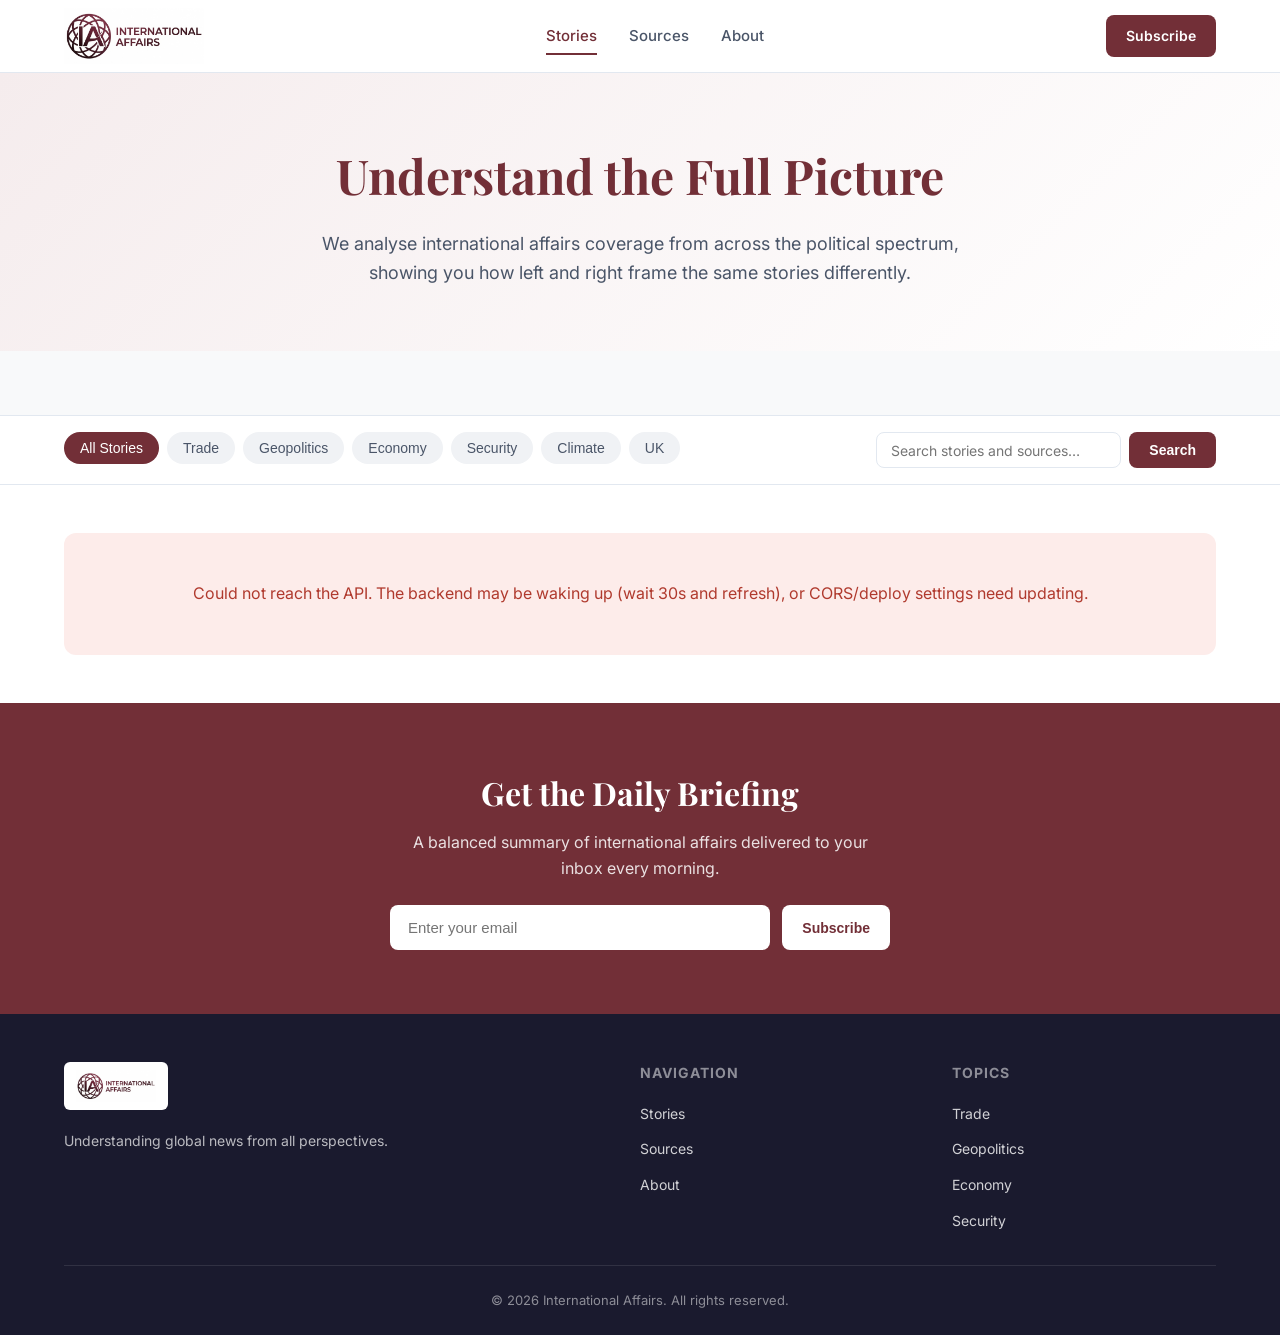
<file: website/index.html>
<!DOCTYPE html>
<html lang="en">
<head>
    <meta charset="UTF-8">
    <meta name="viewport" content="width=device-width, initial-scale=1.0">
    <title>International Affairs | Left vs Right News Comparison on Global Issues</title>
    <meta name="description" content="International Affairs aggregates global news on trade, geopolitics and economics from across the political spectrum, showing how left- and right-leaning outlets frame the same story.">
    <link rel="canonical" href="https://internationalaffairs.org.uk/">
    <meta name="robots" content="index, follow">

    <meta property="og:type" content="website">
    <meta property="og:site_name" content="International Affairs">
    <meta property="og:title" content="International Affairs | Left vs Right News Comparison">
    <meta property="og:description" content="See how left- and right-leaning outlets frame the same international affairs stories, side by side.">
    <meta property="og:url" content="https://internationalaffairs.org.uk/">
    <meta property="og:image" content="https://internationalaffairs.org.uk/logo.jpeg">
    <meta name="twitter:card" content="summary_large_image">
    <meta name="twitter:title" content="International Affairs | Left vs Right News Comparison">
    <meta name="twitter:description" content="See how left- and right-leaning outlets frame the same international affairs stories, side by side.">
    <meta name="twitter:image" content="https://internationalaffairs.org.uk/logo.jpeg">

    <link rel="icon" href="logo.jpeg">
    <link rel="stylesheet" href="css/styles.css">
    <link rel="preconnect" href="https://fonts.googleapis.com">
    <link rel="preconnect" href="https://fonts.gstatic.com" crossorigin>
    <link href="https://fonts.googleapis.com/css2?family=Inter:wght@400;500;600;700&family=Playfair+Display:wght@600;700&display=swap" rel="stylesheet">

    <script type="application/ld+json">
    {
      "@context": "https://schema.org",
      "@type": "WebSite",
      "name": "International Affairs",
      "alternateName": "International Affairs UK",
      "url": "https://internationalaffairs.org.uk/",
      "description": "News aggregation comparing left- and right-leaning coverage of international affairs: trade, geopolitics, economics and security.",
      "potentialAction": {
        "@type": "SearchAction",
        "target": "https://internationalaffairs.org.uk/?q={search_term_string}",
        "query-input": "required name=search_term_string"
      }
    }
    </script>
    <script type="application/ld+json">
    {
      "@context": "https://schema.org",
      "@type": "Organization",
      "name": "International Affairs",
      "url": "https://internationalaffairs.org.uk/",
      "logo": "https://internationalaffairs.org.uk/logo.jpeg"
    }
    </script>
</head>
<body>
    <header class="header">
        <div class="container">
            <nav class="nav">
                <a href="index.html" class="logo">
                    <img src="logo.jpeg" alt="International Affairs" class="logo-img">
                </a>
                <ul class="nav-links">
                    <li><a href="index.html" class="active">Stories</a></li>
                    <li><a href="sources.html">Sources</a></li>
                    <li><a href="about.html">About</a></li>
                </ul>
                <a href="#newsletter" class="btn btn-primary">Subscribe</a>
            </nav>
        </div>
    </header>

    <main>
        <section class="hero">
            <div class="container">
                <h1>Understand the Full Picture</h1>
                <p class="hero-subtitle">We analyse international affairs coverage from across the political spectrum, showing you how left and right frame the same stories differently.</p>
            </div>
        </section>

        <section class="briefing" id="briefing">
            <div class="container" id="briefing-container"></div>
        </section>

        <section class="topics-bar">
            <div class="container topics-bar-inner">
                <div class="topics">
                    <button class="topic-btn active" data-topic="all">All Stories</button>
                    <button class="topic-btn" data-topic="trade">Trade</button>
                    <button class="topic-btn" data-topic="geopolitics">Geopolitics</button>
                    <button class="topic-btn" data-topic="economy">Economy</button>
                    <button class="topic-btn" data-topic="security">Security</button>
                    <button class="topic-btn" data-topic="climate">Climate</button>
                    <button class="topic-btn" data-topic="uk">UK</button>
                </div>
                <form class="search-form" id="search-form" role="search">
                    <input type="search" id="search-input" placeholder="Search stories and sources…" aria-label="Search">
                    <button type="submit" class="btn btn-primary">Search</button>
                </form>
            </div>
        </section>

        <section class="stories">
            <div class="container">
                <h2 class="section-title">Today's Stories</h2>
                <div class="skeleton-grid" aria-hidden="true">
                    <div class="skeleton-card">
                        <div class="skeleton-line skeleton-tag"></div>
                        <div class="skeleton-line skeleton-title"></div>
                        <div class="skeleton-line"></div>
                        <div class="skeleton-line short"></div>
                        <div class="skeleton-perspectives">
                            <div class="skeleton-box"></div>
                            <div class="skeleton-box"></div>
                        </div>
                    </div>
                    <div class="skeleton-card">
                        <div class="skeleton-line skeleton-tag"></div>
                        <div class="skeleton-line skeleton-title"></div>
                        <div class="skeleton-line"></div>
                        <div class="skeleton-line short"></div>
                        <div class="skeleton-perspectives">
                            <div class="skeleton-box"></div>
                            <div class="skeleton-box"></div>
                        </div>
                    </div>
                    <div class="skeleton-card">
                        <div class="skeleton-line skeleton-tag"></div>
                        <div class="skeleton-line skeleton-title"></div>
                        <div class="skeleton-line"></div>
                        <div class="skeleton-line short"></div>
                        <div class="skeleton-perspectives">
                            <div class="skeleton-box"></div>
                            <div class="skeleton-box"></div>
                        </div>
                    </div>
                </div>
                <noscript>
                    <p style="text-align:center;padding:24px;">This site needs JavaScript enabled to load the latest stories.</p>
                </noscript>
            </div>
        </section>

        <section class="newsletter" id="newsletter">
            <div class="container">
                <div class="newsletter-content">
                    <h2>Get the Daily Briefing</h2>
                    <p>A balanced summary of international affairs delivered to your inbox every morning.</p>
                    <form class="newsletter-form">
                        <input type="email" placeholder="Enter your email" required>
                        <button type="submit" class="btn btn-primary">Subscribe</button>
                    </form>
                </div>
            </div>
        </section>
    </main>

    <footer class="footer">
        <div class="container">
            <div class="footer-content">
                <div class="footer-brand">
                    <img src="logo.jpeg" alt="International Affairs" class="footer-logo">
                    <p>Understanding global news from all perspectives.</p>
                </div>
                <div class="footer-links">
                    <h4>Navigation</h4>
                    <ul>
                        <li><a href="index.html">Stories</a></li>
                        <li><a href="sources.html">Sources</a></li>
                        <li><a href="about.html">About</a></li>
                    </ul>
                </div>
                <div class="footer-links">
                    <h4>Topics</h4>
                    <ul>
                        <li><a href="#">Trade</a></li>
                        <li><a href="#">Geopolitics</a></li>
                        <li><a href="#">Economy</a></li>
                        <li><a href="#">Security</a></li>
                    </ul>
                </div>
            </div>
            <div class="footer-bottom">
                <p>&copy; 2026 International Affairs. All rights reserved.</p>
            </div>
        </div>
    </footer>

    <script src="js/app.js"></script>
</body>
</html>
</file>
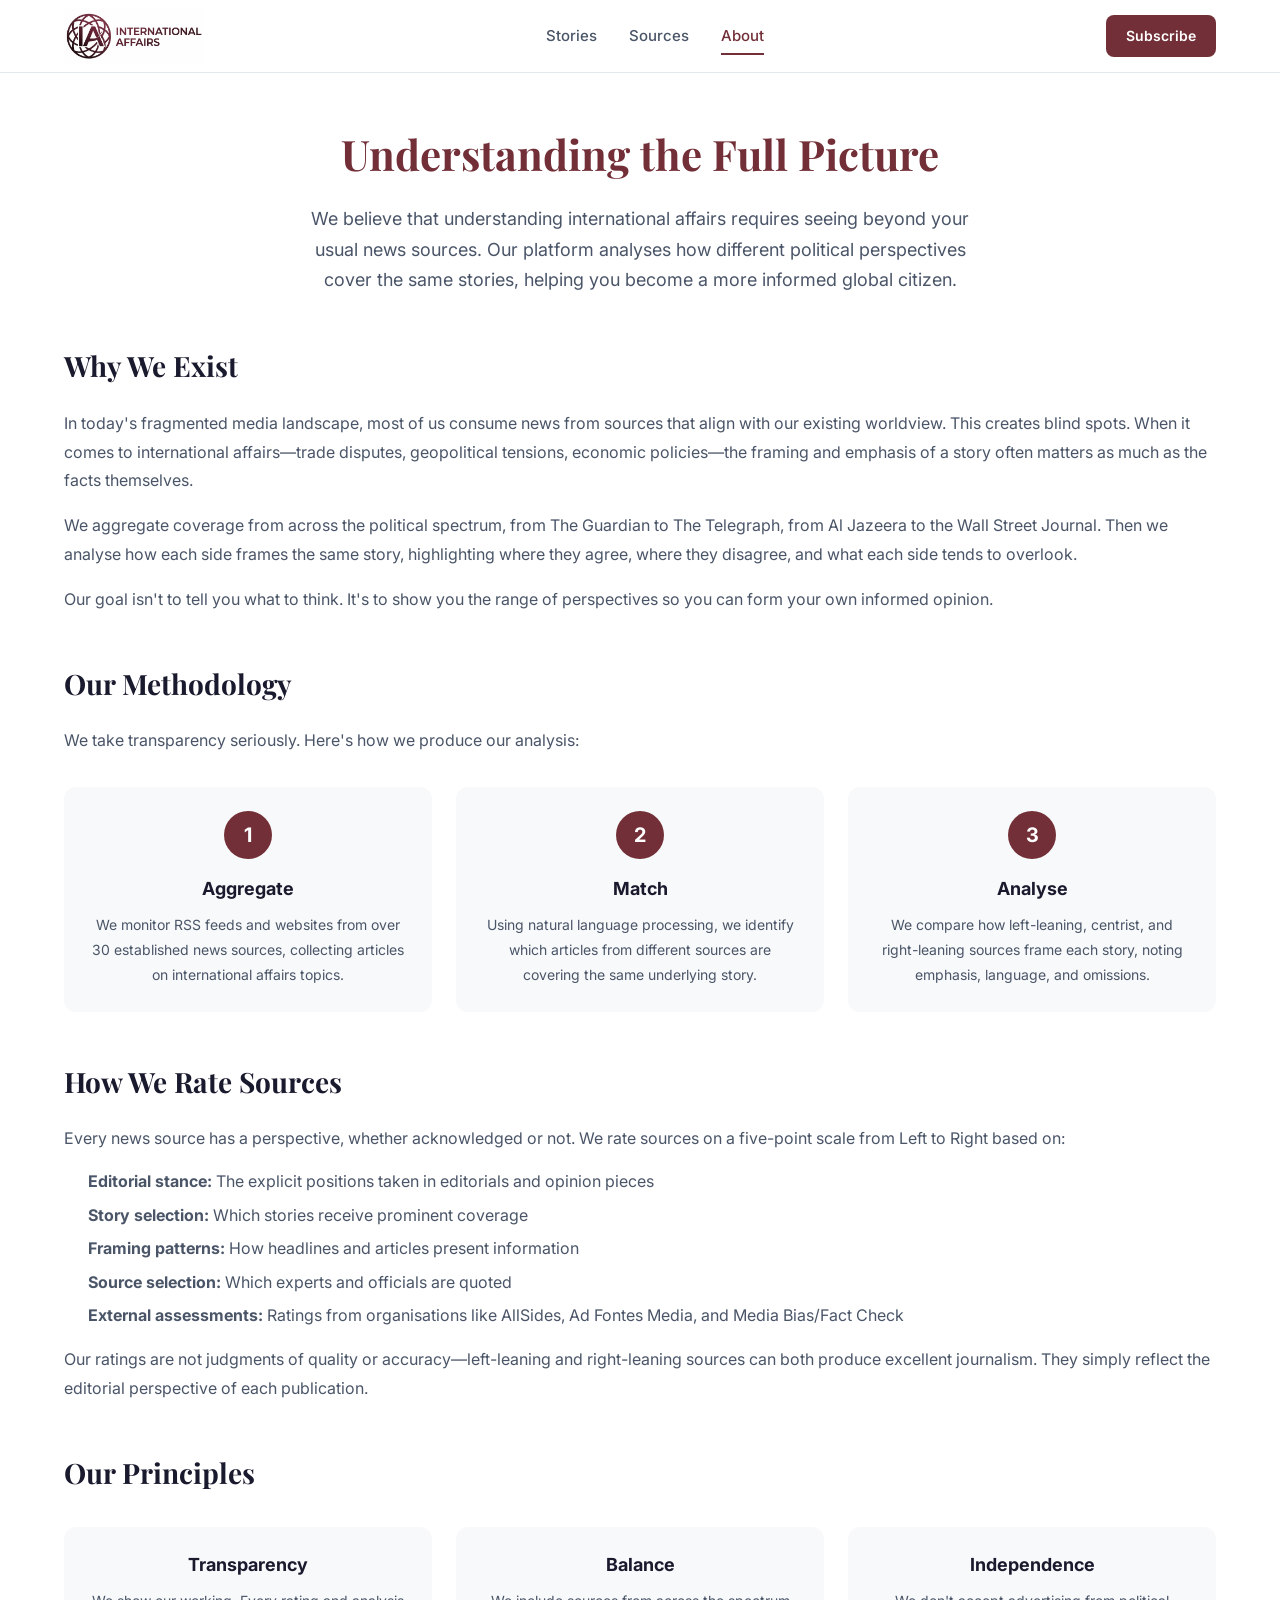
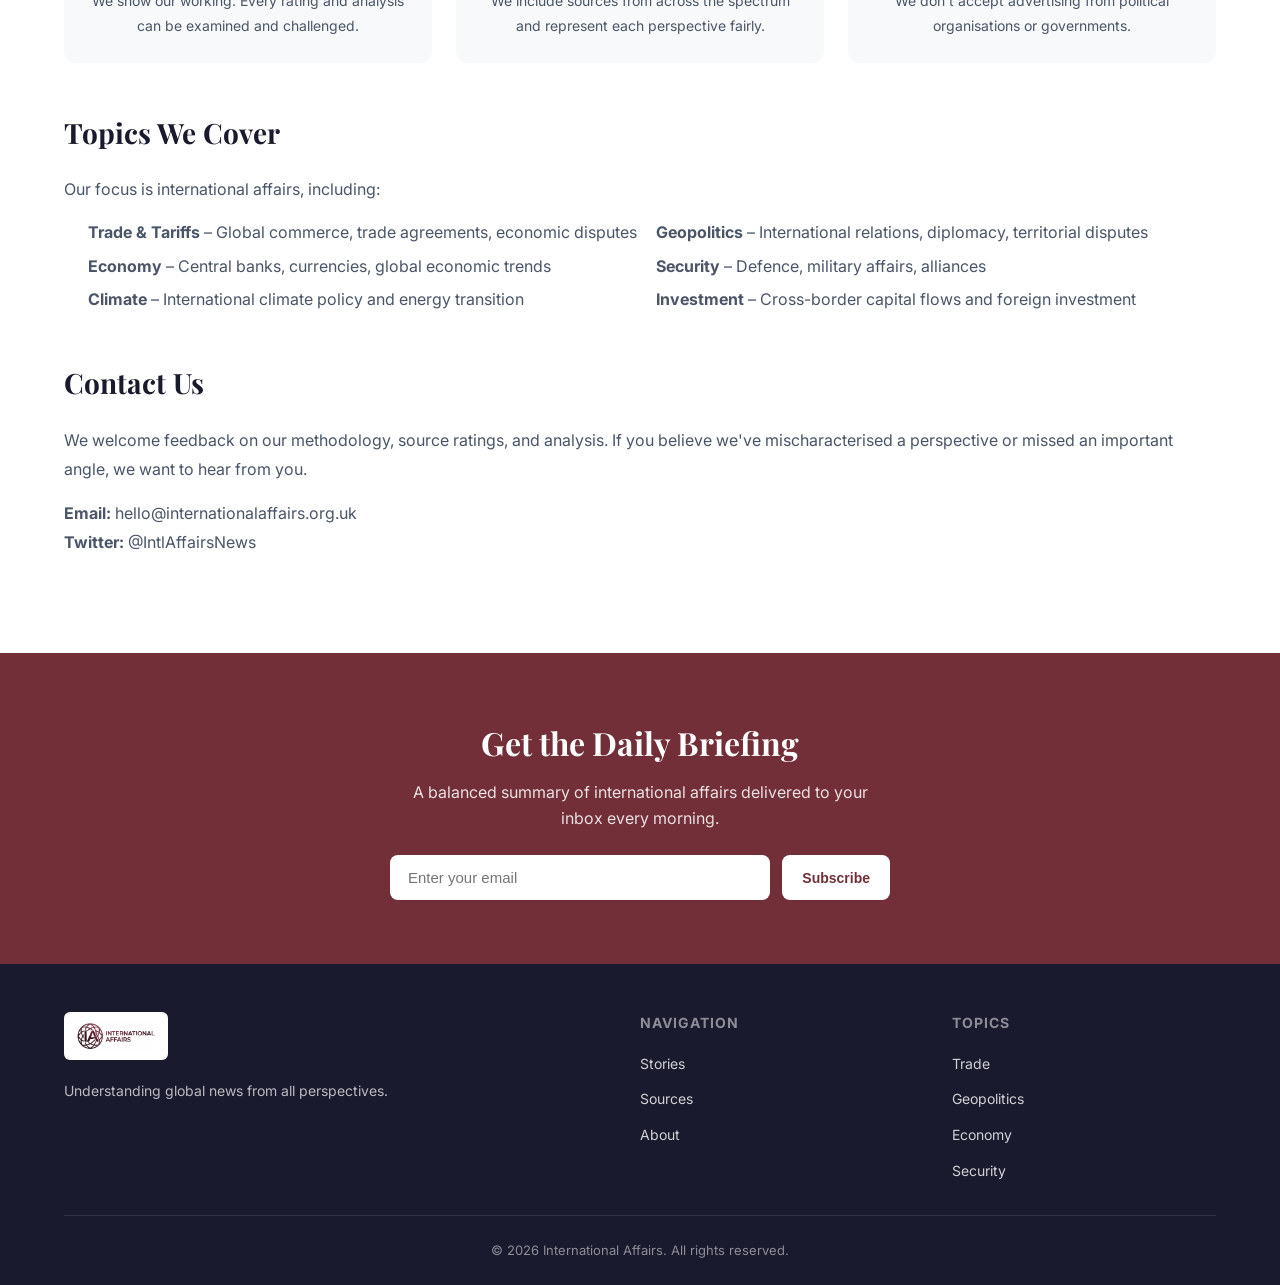
<file: website/about.html>
<!DOCTYPE html>
<html lang="en">
<head>
    <meta charset="UTF-8">
    <meta name="viewport" content="width=device-width, initial-scale=1.0">
    <title>About | International Affairs</title>
    <meta name="description" content="How International Affairs works: we group news on global issues and compare how left- and right-leaning outlets frame each story, with neutral summaries and blind-spot analysis.">
    <link rel="canonical" href="https://internationalaffairs.org.uk/about.html">
    <meta name="robots" content="index, follow">
    <meta property="og:type" content="website">
    <meta property="og:site_name" content="International Affairs">
    <meta property="og:title" content="About | International Affairs">
    <meta property="og:description" content="How we compare left- and right-leaning coverage of international affairs.">
    <meta property="og:url" content="https://internationalaffairs.org.uk/about.html">
    <meta property="og:image" content="https://internationalaffairs.org.uk/logo.jpeg">
    <link rel="icon" href="logo.jpeg">
    <link rel="stylesheet" href="css/styles.css">
    <link rel="preconnect" href="https://fonts.googleapis.com">
    <link rel="preconnect" href="https://fonts.gstatic.com" crossorigin>
    <link href="https://fonts.googleapis.com/css2?family=Inter:wght@400;500;600;700&family=Playfair+Display:wght@600;700&display=swap" rel="stylesheet">
</head>
<body>
    <header class="header">
        <div class="container">
            <nav class="nav">
                <a href="index.html" class="logo">
                    <img src="logo.jpeg" alt="International Affairs" class="logo-img">
                </a>
                <ul class="nav-links">
                    <li><a href="index.html">Stories</a></li>
                    <li><a href="sources.html">Sources</a></li>
                    <li><a href="about.html" class="active">About</a></li>
                </ul>
                <a href="index.html#newsletter" class="btn btn-primary">Subscribe</a>
            </nav>
        </div>
    </header>

    <main class="about-page">
        <div class="container">
            <div class="about-hero">
                <h1>Understanding the Full Picture</h1>
                <p>We believe that understanding international affairs requires seeing beyond your usual news sources. Our platform analyses how different political perspectives cover the same stories, helping you become a more informed global citizen.</p>
            </div>

            <section class="about-section">
                <h2>Why We Exist</h2>
                <p>In today's fragmented media landscape, most of us consume news from sources that align with our existing worldview. This creates blind spots. When it comes to international affairs—trade disputes, geopolitical tensions, economic policies—the framing and emphasis of a story often matters as much as the facts themselves.</p>
                <p>We aggregate coverage from across the political spectrum, from The Guardian to The Telegraph, from Al Jazeera to the Wall Street Journal. Then we analyse how each side frames the same story, highlighting where they agree, where they disagree, and what each side tends to overlook.</p>
                <p>Our goal isn't to tell you what to think. It's to show you the range of perspectives so you can form your own informed opinion.</p>
            </section>

            <section class="about-section">
                <h2>Our Methodology</h2>
                <p>We take transparency seriously. Here's how we produce our analysis:</p>
                
                <div class="methodology-grid">
                    <div class="methodology-item">
                        <div class="number">1</div>
                        <h3>Aggregate</h3>
                        <p>We monitor RSS feeds and websites from over 30 established news sources, collecting articles on international affairs topics.</p>
                    </div>
                    <div class="methodology-item">
                        <div class="number">2</div>
                        <h3>Match</h3>
                        <p>Using natural language processing, we identify which articles from different sources are covering the same underlying story.</p>
                    </div>
                    <div class="methodology-item">
                        <div class="number">3</div>
                        <h3>Analyse</h3>
                        <p>We compare how left-leaning, centrist, and right-leaning sources frame each story, noting emphasis, language, and omissions.</p>
                    </div>
                </div>
            </section>

            <section class="about-section">
                <h2>How We Rate Sources</h2>
                <p>Every news source has a perspective, whether acknowledged or not. We rate sources on a five-point scale from Left to Right based on:</p>
                <ul style="margin-top: 16px; margin-left: 24px; color: var(--text-secondary);">
                    <li style="margin-bottom: 8px;"><strong>Editorial stance:</strong> The explicit positions taken in editorials and opinion pieces</li>
                    <li style="margin-bottom: 8px;"><strong>Story selection:</strong> Which stories receive prominent coverage</li>
                    <li style="margin-bottom: 8px;"><strong>Framing patterns:</strong> How headlines and articles present information</li>
                    <li style="margin-bottom: 8px;"><strong>Source selection:</strong> Which experts and officials are quoted</li>
                    <li style="margin-bottom: 8px;"><strong>External assessments:</strong> Ratings from organisations like AllSides, Ad Fontes Media, and Media Bias/Fact Check</li>
                </ul>
                <p style="margin-top: 16px;">Our ratings are not judgments of quality or accuracy—left-leaning and right-leaning sources can both produce excellent journalism. They simply reflect the editorial perspective of each publication.</p>
            </section>

            <section class="about-section">
                <h2>Our Principles</h2>
                <div class="methodology-grid">
                    <div class="methodology-item">
                        <h3>Transparency</h3>
                        <p>We show our working. Every rating and analysis can be examined and challenged.</p>
                    </div>
                    <div class="methodology-item">
                        <h3>Balance</h3>
                        <p>We include sources from across the spectrum and represent each perspective fairly.</p>
                    </div>
                    <div class="methodology-item">
                        <h3>Independence</h3>
                        <p>We don't accept advertising from political organisations or governments.</p>
                    </div>
                </div>
            </section>

            <section class="about-section">
                <h2>Topics We Cover</h2>
                <p>Our focus is international affairs, including:</p>
                <ul style="margin-top: 16px; margin-left: 24px; color: var(--text-secondary); display: grid; grid-template-columns: repeat(2, 1fr); gap: 8px;">
                    <li><strong>Trade & Tariffs</strong> – Global commerce, trade agreements, economic disputes</li>
                    <li><strong>Geopolitics</strong> – International relations, diplomacy, territorial disputes</li>
                    <li><strong>Economy</strong> – Central banks, currencies, global economic trends</li>
                    <li><strong>Security</strong> – Defence, military affairs, alliances</li>
                    <li><strong>Climate</strong> – International climate policy and energy transition</li>
                    <li><strong>Investment</strong> – Cross-border capital flows and foreign investment</li>
                </ul>
            </section>

            <section class="about-section">
                <h2>Contact Us</h2>
                <p>We welcome feedback on our methodology, source ratings, and analysis. If you believe we've mischaracterised a perspective or missed an important angle, we want to hear from you.</p>
                <p style="margin-top: 16px;">
                    <strong>Email:</strong> hello@internationalaffairs.org.uk<br>
                    <strong>Twitter:</strong> @IntlAffairsNews
                </p>
            </section>
        </div>
    </main>

    <section class="newsletter" id="newsletter">
        <div class="container">
            <div class="newsletter-content">
                <h2>Get the Daily Briefing</h2>
                <p>A balanced summary of international affairs delivered to your inbox every morning.</p>
                <form class="newsletter-form">
                    <input type="email" placeholder="Enter your email" required>
                    <button type="submit" class="btn btn-primary">Subscribe</button>
                </form>
            </div>
        </div>
    </section>

    <footer class="footer">
        <div class="container">
            <div class="footer-content">
                <div class="footer-brand">
                    <img src="logo.jpeg" alt="International Affairs" class="footer-logo">
                    <p>Understanding global news from all perspectives.</p>
                </div>
                <div class="footer-links">
                    <h4>Navigation</h4>
                    <ul>
                        <li><a href="index.html">Stories</a></li>
                        <li><a href="sources.html">Sources</a></li>
                        <li><a href="about.html">About</a></li>
                    </ul>
                </div>
                <div class="footer-links">
                    <h4>Topics</h4>
                    <ul>
                        <li><a href="#">Trade</a></li>
                        <li><a href="#">Geopolitics</a></li>
                        <li><a href="#">Economy</a></li>
                        <li><a href="#">Security</a></li>
                    </ul>
                </div>
            </div>
            <div class="footer-bottom">
                <p>&copy; 2026 International Affairs. All rights reserved.</p>
            </div>
        </div>
    </footer>

    <script src="js/app.js"></script>
</body>
</html>
</file>
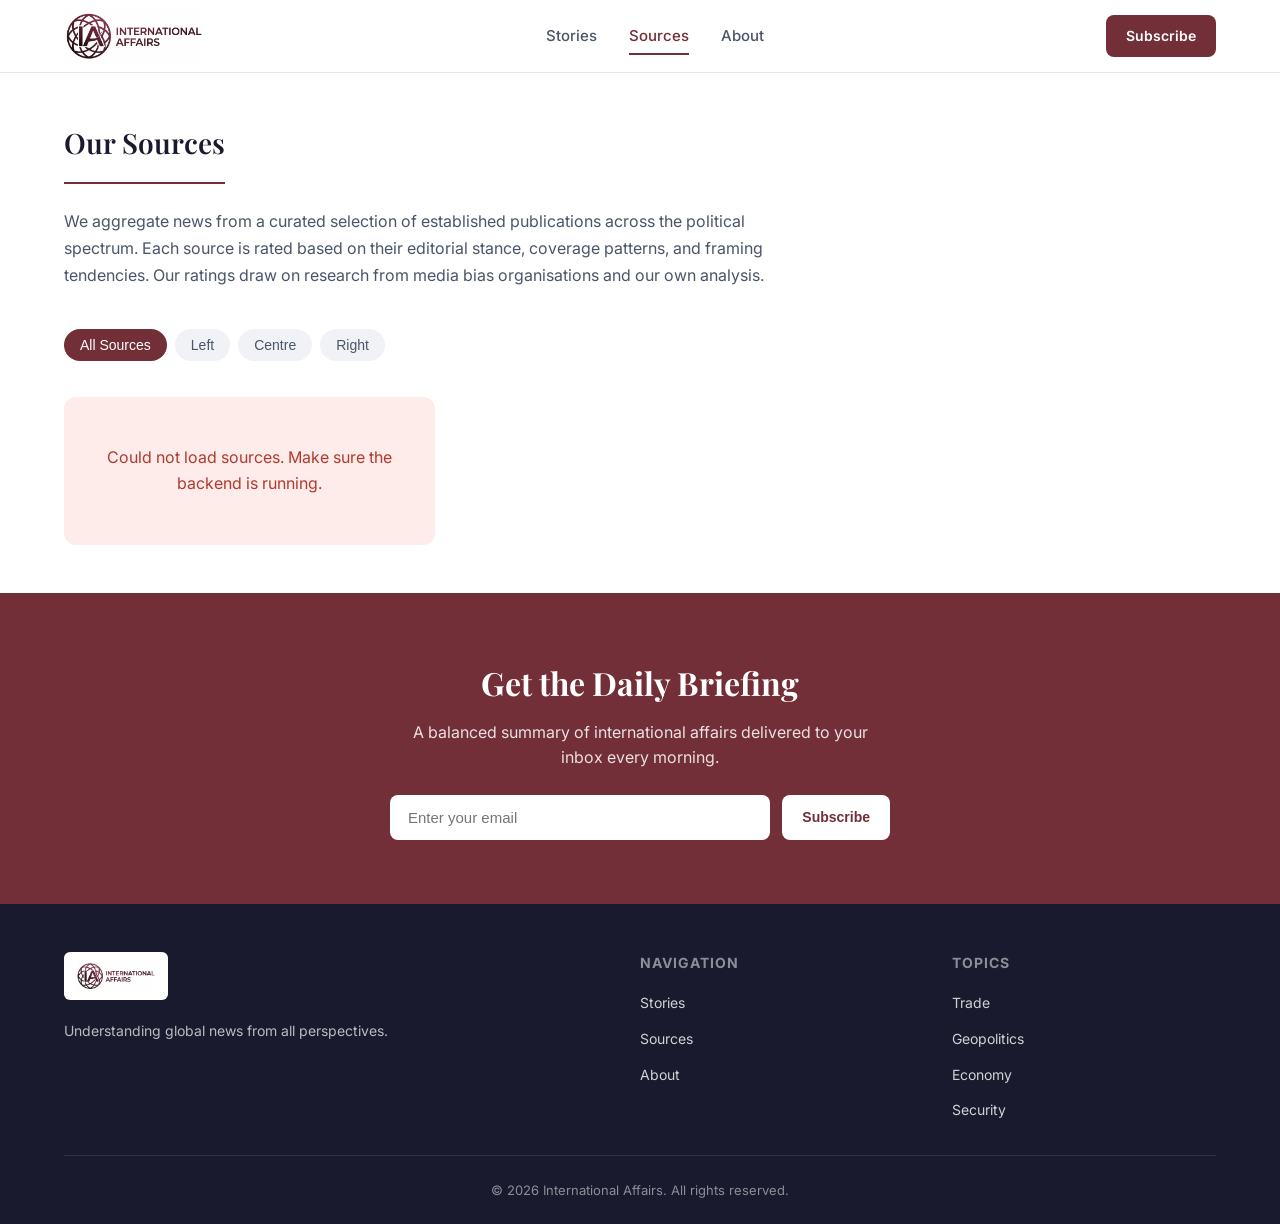
<file: website/sources.html>
<!DOCTYPE html>
<html lang="en">
<head>
    <meta charset="UTF-8">
    <meta name="viewport" content="width=device-width, initial-scale=1.0">
    <title>Our Sources | International Affairs</title>
    <meta name="description" content="The news sources we aggregate, with their political bias ratings across left, centre and right, so you can see the full spectrum of international affairs coverage.">
    <link rel="canonical" href="https://internationalaffairs.org.uk/sources.html">
    <meta name="robots" content="index, follow">
    <meta property="og:type" content="website">
    <meta property="og:site_name" content="International Affairs">
    <meta property="og:title" content="Our Sources | International Affairs">
    <meta property="og:description" content="The outlets we track and their left/centre/right bias ratings.">
    <meta property="og:url" content="https://internationalaffairs.org.uk/sources.html">
    <meta property="og:image" content="https://internationalaffairs.org.uk/logo.jpeg">
    <link rel="icon" href="logo.jpeg">
    <link rel="stylesheet" href="css/styles.css">
    <link rel="preconnect" href="https://fonts.googleapis.com">
    <link rel="preconnect" href="https://fonts.gstatic.com" crossorigin>
    <link href="https://fonts.googleapis.com/css2?family=Inter:wght@400;500;600;700&family=Playfair+Display:wght@600;700&display=swap" rel="stylesheet">
</head>
<body>
    <header class="header">
        <div class="container">
            <nav class="nav">
                <a href="index.html" class="logo">
                    <img src="logo.jpeg" alt="International Affairs" class="logo-img">
                </a>
                <ul class="nav-links">
                    <li><a href="index.html">Stories</a></li>
                    <li><a href="sources.html" class="active">Sources</a></li>
                    <li><a href="about.html">About</a></li>
                </ul>
                <a href="index.html#newsletter" class="btn btn-primary">Subscribe</a>
            </nav>
        </div>
    </header>

    <main class="sources-page">
        <div class="container">
            <h1 class="section-title">Our Sources</h1>
            
            <div class="sources-intro">
                <p>We aggregate news from a curated selection of established publications across the political spectrum. Each source is rated based on their editorial stance, coverage patterns, and framing tendencies. Our ratings draw on research from media bias organisations and our own analysis.</p>
            </div>

            <div class="topics-bar" style="position: static; border: none; padding: 0; margin-bottom: 32px;">
                <div class="topics">
                    <button class="topic-btn active" data-bias="all">All Sources</button>
                    <button class="topic-btn" data-bias="left">Left</button>
                    <button class="topic-btn" data-bias="centre">Centre</button>
                    <button class="topic-btn" data-bias="right">Right</button>
                </div>
            </div>
            
            <div class="sources-grid">
                <div class="source-card" data-bias="left">
                    <div class="source-card-header">
                        <div>
                            <h3>The Guardian</h3>
                            <p class="source-card-country">United Kingdom</p>
                        </div>
                        <span class="source-bias left">Left</span>
                    </div>
                    <p class="source-card-description">British daily newspaper known for progressive editorial stance and extensive international coverage.</p>
                    <div class="bias-indicator">
                        <span class="bias-dot active left"></span>
                        <span class="bias-dot"></span>
                        <span class="bias-dot"></span>
                        <span class="bias-dot"></span>
                        <span class="bias-dot"></span>
                        <span class="bias-label">Left</span>
                    </div>
                </div>

                <div class="source-card" data-bias="left">
                    <div class="source-card-header">
                        <div>
                            <h3>Al Jazeera</h3>
                            <p class="source-card-country">Qatar</p>
                        </div>
                        <span class="source-bias left">Left</span>
                    </div>
                    <p class="source-card-description">International news network offering perspectives often underrepresented in Western media.</p>
                    <div class="bias-indicator">
                        <span class="bias-dot active left"></span>
                        <span class="bias-dot"></span>
                        <span class="bias-dot"></span>
                        <span class="bias-dot"></span>
                        <span class="bias-dot"></span>
                        <span class="bias-label">Left</span>
                    </div>
                </div>

                <div class="source-card" data-bias="left">
                    <div class="source-card-header">
                        <div>
                            <h3>The Atlantic</h3>
                            <p class="source-card-country">United States</p>
                        </div>
                        <span class="source-bias left">Centre-Left</span>
                    </div>
                    <p class="source-card-description">American magazine covering politics, foreign affairs, and culture with in-depth analysis.</p>
                    <div class="bias-indicator">
                        <span class="bias-dot"></span>
                        <span class="bias-dot active centre-left"></span>
                        <span class="bias-dot"></span>
                        <span class="bias-dot"></span>
                        <span class="bias-dot"></span>
                        <span class="bias-label">Centre-Left</span>
                    </div>
                </div>

                <div class="source-card" data-bias="left">
                    <div class="source-card-header">
                        <div>
                            <h3>New York Times</h3>
                            <p class="source-card-country">United States</p>
                        </div>
                        <span class="source-bias left">Centre-Left</span>
                    </div>
                    <p class="source-card-description">Leading American newspaper with extensive foreign bureaux and international reporting.</p>
                    <div class="bias-indicator">
                        <span class="bias-dot"></span>
                        <span class="bias-dot active centre-left"></span>
                        <span class="bias-dot"></span>
                        <span class="bias-dot"></span>
                        <span class="bias-dot"></span>
                        <span class="bias-label">Centre-Left</span>
                    </div>
                </div>

                <div class="source-card" data-bias="centre">
                    <div class="source-card-header">
                        <div>
                            <h3>Reuters</h3>
                            <p class="source-card-country">United Kingdom</p>
                        </div>
                        <span class="source-bias centre">Centre</span>
                    </div>
                    <p class="source-card-description">International wire service known for factual, neutral reporting and global coverage.</p>
                    <div class="bias-indicator">
                        <span class="bias-dot"></span>
                        <span class="bias-dot"></span>
                        <span class="bias-dot active centre"></span>
                        <span class="bias-dot"></span>
                        <span class="bias-dot"></span>
                        <span class="bias-label">Centre</span>
                    </div>
                </div>

                <div class="source-card" data-bias="centre">
                    <div class="source-card-header">
                        <div>
                            <h3>Associated Press</h3>
                            <p class="source-card-country">United States</p>
                        </div>
                        <span class="source-bias centre">Centre</span>
                    </div>
                    <p class="source-card-description">Non-profit news agency providing factual coverage to media organisations worldwide.</p>
                    <div class="bias-indicator">
                        <span class="bias-dot"></span>
                        <span class="bias-dot"></span>
                        <span class="bias-dot active centre"></span>
                        <span class="bias-dot"></span>
                        <span class="bias-dot"></span>
                        <span class="bias-label">Centre</span>
                    </div>
                </div>

                <div class="source-card" data-bias="centre">
                    <div class="source-card-header">
                        <div>
                            <h3>Financial Times</h3>
                            <p class="source-card-country">United Kingdom</p>
                        </div>
                        <span class="source-bias centre">Centre</span>
                    </div>
                    <p class="source-card-description">Business newspaper with strong international coverage and economically-focused analysis.</p>
                    <div class="bias-indicator">
                        <span class="bias-dot"></span>
                        <span class="bias-dot"></span>
                        <span class="bias-dot active centre"></span>
                        <span class="bias-dot"></span>
                        <span class="bias-dot"></span>
                        <span class="bias-label">Centre</span>
                    </div>
                </div>

                <div class="source-card" data-bias="centre">
                    <div class="source-card-header">
                        <div>
                            <h3>The Economist</h3>
                            <p class="source-card-country">United Kingdom</p>
                        </div>
                        <span class="source-bias centre">Centre</span>
                    </div>
                    <p class="source-card-description">Weekly magazine covering international affairs, politics, and economics with classical liberal perspective.</p>
                    <div class="bias-indicator">
                        <span class="bias-dot"></span>
                        <span class="bias-dot"></span>
                        <span class="bias-dot active centre"></span>
                        <span class="bias-dot"></span>
                        <span class="bias-dot"></span>
                        <span class="bias-label">Centre</span>
                    </div>
                </div>

                <div class="source-card" data-bias="right">
                    <div class="source-card-header">
                        <div>
                            <h3>Wall Street Journal</h3>
                            <p class="source-card-country">United States</p>
                        </div>
                        <span class="source-bias right">Centre-Right</span>
                    </div>
                    <p class="source-card-description">American business newspaper with conservative editorial page and extensive global coverage.</p>
                    <div class="bias-indicator">
                        <span class="bias-dot"></span>
                        <span class="bias-dot"></span>
                        <span class="bias-dot"></span>
                        <span class="bias-dot active centre-right"></span>
                        <span class="bias-dot"></span>
                        <span class="bias-label">Centre-Right</span>
                    </div>
                </div>

                <div class="source-card" data-bias="right">
                    <div class="source-card-header">
                        <div>
                            <h3>The Telegraph</h3>
                            <p class="source-card-country">United Kingdom</p>
                        </div>
                        <span class="source-bias right">Right</span>
                    </div>
                    <p class="source-card-description">British broadsheet with conservative editorial stance and strong foreign affairs section.</p>
                    <div class="bias-indicator">
                        <span class="bias-dot"></span>
                        <span class="bias-dot"></span>
                        <span class="bias-dot"></span>
                        <span class="bias-dot"></span>
                        <span class="bias-dot active right"></span>
                        <span class="bias-label">Right</span>
                    </div>
                </div>

                <div class="source-card" data-bias="right">
                    <div class="source-card-header">
                        <div>
                            <h3>National Review</h3>
                            <p class="source-card-country">United States</p>
                        </div>
                        <span class="source-bias right">Right</span>
                    </div>
                    <p class="source-card-description">American conservative magazine covering politics and international affairs from a traditionalist perspective.</p>
                    <div class="bias-indicator">
                        <span class="bias-dot"></span>
                        <span class="bias-dot"></span>
                        <span class="bias-dot"></span>
                        <span class="bias-dot"></span>
                        <span class="bias-dot active right"></span>
                        <span class="bias-label">Right</span>
                    </div>
                </div>

                <div class="source-card" data-bias="right">
                    <div class="source-card-header">
                        <div>
                            <h3>The Spectator</h3>
                            <p class="source-card-country">United Kingdom</p>
                        </div>
                        <span class="source-bias right">Right</span>
                    </div>
                    <p class="source-card-description">British weekly magazine with conservative editorial stance and commentary on global affairs.</p>
                    <div class="bias-indicator">
                        <span class="bias-dot"></span>
                        <span class="bias-dot"></span>
                        <span class="bias-dot"></span>
                        <span class="bias-dot"></span>
                        <span class="bias-dot active right"></span>
                        <span class="bias-label">Right</span>
                    </div>
                </div>
            </div>
        </div>
    </main>

    <section class="newsletter" id="newsletter">
        <div class="container">
            <div class="newsletter-content">
                <h2>Get the Daily Briefing</h2>
                <p>A balanced summary of international affairs delivered to your inbox every morning.</p>
                <form class="newsletter-form">
                    <input type="email" placeholder="Enter your email" required>
                    <button type="submit" class="btn btn-primary">Subscribe</button>
                </form>
            </div>
        </div>
    </section>

    <footer class="footer">
        <div class="container">
            <div class="footer-content">
                <div class="footer-brand">
                    <img src="logo.jpeg" alt="International Affairs" class="footer-logo">
                    <p>Understanding global news from all perspectives.</p>
                </div>
                <div class="footer-links">
                    <h4>Navigation</h4>
                    <ul>
                        <li><a href="index.html">Stories</a></li>
                        <li><a href="sources.html">Sources</a></li>
                        <li><a href="about.html">About</a></li>
                    </ul>
                </div>
                <div class="footer-links">
                    <h4>Topics</h4>
                    <ul>
                        <li><a href="#">Trade</a></li>
                        <li><a href="#">Geopolitics</a></li>
                        <li><a href="#">Economy</a></li>
                        <li><a href="#">Security</a></li>
                    </ul>
                </div>
            </div>
            <div class="footer-bottom">
                <p>&copy; 2026 International Affairs. All rights reserved.</p>
            </div>
        </div>
    </footer>

    <script src="js/app.js"></script>
</body>
</html>
</file>
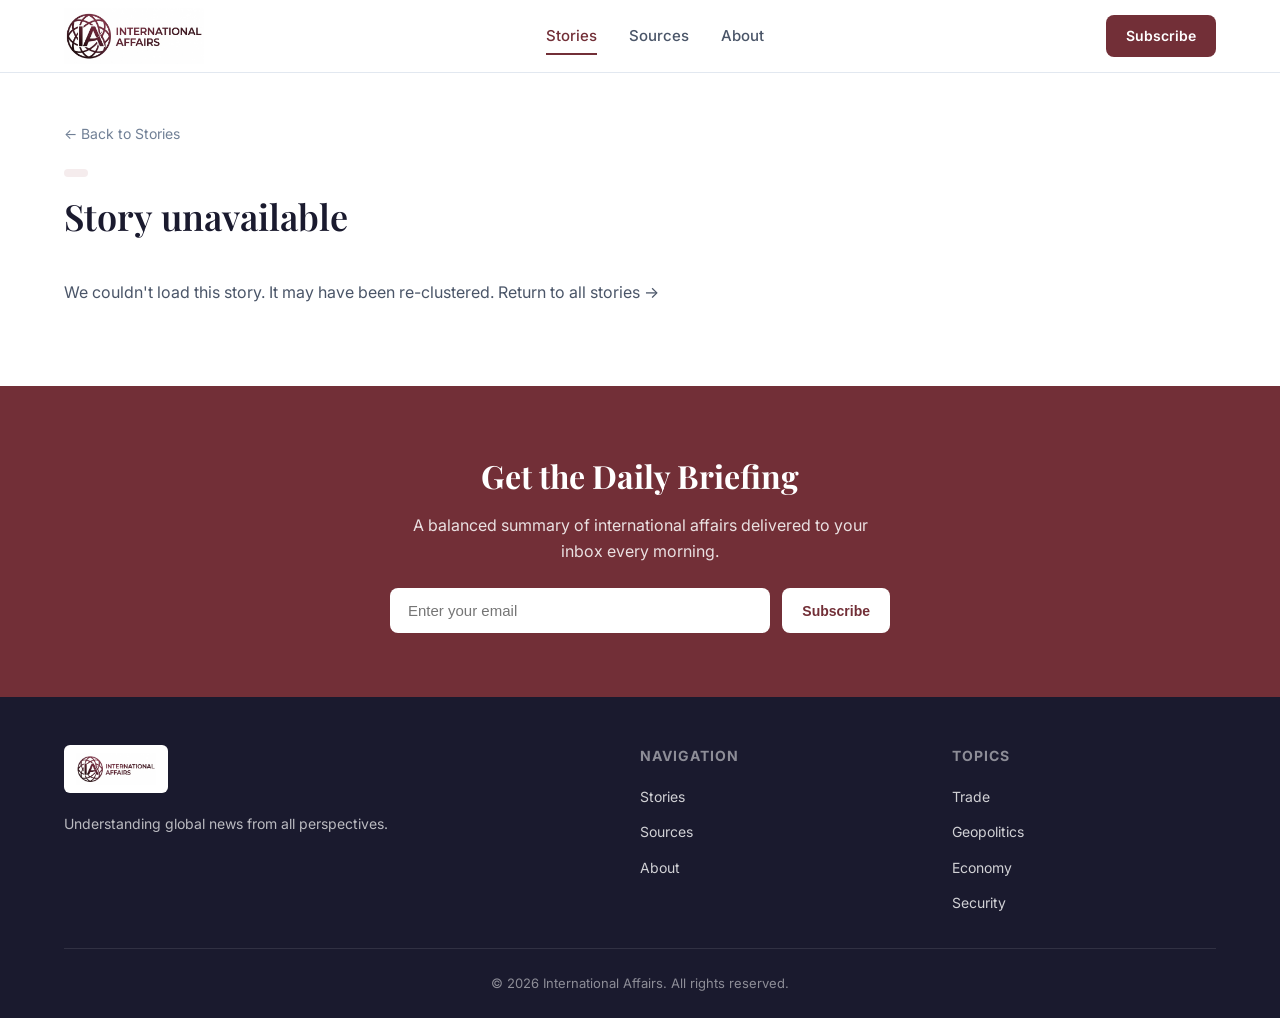
<file: website/story.html>
<!DOCTYPE html>
<html lang="en">
<head>
    <meta charset="UTF-8">
    <meta name="viewport" content="width=device-width, initial-scale=1.0">
    <title>Story | International Affairs</title>
    <meta name="description" content="A single international affairs story analysed across the political spectrum: neutral summary, left and right framing, points of agreement, disagreement and blind spots.">
    <meta name="robots" content="index, follow">
    <meta property="og:type" content="article">
    <meta property="og:site_name" content="International Affairs">
    <meta property="og:title" content="Story | International Affairs">
    <meta property="og:description" content="How left and right frame the same international affairs story.">
    <meta property="og:image" content="https://internationalaffairs.org.uk/logo.jpeg">
    <link rel="icon" href="logo.jpeg">
    <link rel="stylesheet" href="css/styles.css">
    <link rel="preconnect" href="https://fonts.googleapis.com">
    <link rel="preconnect" href="https://fonts.gstatic.com" crossorigin>
    <link href="https://fonts.googleapis.com/css2?family=Inter:wght@400;500;600;700&family=Playfair+Display:wght@600;700&display=swap" rel="stylesheet">
</head>
<body>
    <header class="header">
        <div class="container">
            <nav class="nav">
                <a href="index.html" class="logo">
                    <img src="logo.jpeg" alt="International Affairs" class="logo-img">
                </a>
                <ul class="nav-links">
                    <li><a href="index.html" class="active">Stories</a></li>
                    <li><a href="sources.html">Sources</a></li>
                    <li><a href="about.html">About</a></li>
                </ul>
                <a href="index.html#newsletter" class="btn btn-primary">Subscribe</a>
            </nav>
        </div>
    </header>

    <main class="story-page">
        <div class="container">
            <a href="index.html" class="back-link">← Back to Stories</a>

            <article id="story-article">
                <div class="story-meta">
                    <span class="story-topic" id="story-topic">…</span>
                    <span class="story-time" id="story-meta-time">Loading…</span>
                </div>

                <h1 class="story-title" id="story-title">Loading story…</h1>

                <div id="story-loading" class="story-loading">
                    <p>Loading the full analysis…</p>
                </div>

                <div id="story-content" hidden>
                    <section class="story-section">
                        <h2>The Story</h2>
                        <div class="neutral-summary">
                            <p id="neutral-summary"></p>
                        </div>
                    </section>

                    <section class="story-section">
                        <h2>How Each Side Frames It</h2>
                        <div class="perspectives-detailed">
                            <div class="perspective-detailed left">
                                <h3><span class="dot dot-left"></span> Left Perspective</h3>
                                <p id="left-framing"></p>
                            </div>
                            <div class="perspective-detailed right">
                                <h3><span class="dot dot-right"></span> Right Perspective</h3>
                                <p id="right-framing"></p>
                            </div>
                        </div>
                    </section>

                    <section class="story-section">
                        <h2>Points of Agreement &amp; Disagreement</h2>
                        <div class="agreements-grid">
                            <div class="agreement-box">
                                <h4>✓ They Agree On</h4>
                                <ul id="agreements"></ul>
                            </div>
                            <div class="disagreement-box">
                                <h4>✗ They Disagree On</h4>
                                <ul id="disagreements"></ul>
                            </div>
                        </div>
                    </section>

                    <section class="story-section">
                        <h2>What Each Side Underplays</h2>
                        <div class="perspectives-detailed">
                            <div class="perspective-detailed left">
                                <h3><span class="dot dot-left"></span> Left Blind Spots</h3>
                                <ul id="left-blind" class="blind-list"></ul>
                            </div>
                            <div class="perspective-detailed right">
                                <h3><span class="dot dot-right"></span> Right Blind Spots</h3>
                                <ul id="right-blind" class="blind-list"></ul>
                            </div>
                        </div>
                    </section>

                    <section class="story-section">
                        <h2>All Sources <span id="source-count-label" class="section-count"></span></h2>
                        <div class="source-list" id="source-list"></div>
                    </section>
                </div>

                <div id="story-error" class="story-error" hidden>
                    <p>We couldn't load this story. It may have been re-clustered.
                       <a href="index.html">Return to all stories →</a></p>
                </div>
            </article>
        </div>
    </main>

    <section class="newsletter" id="newsletter">
        <div class="container">
            <div class="newsletter-content">
                <h2>Get the Daily Briefing</h2>
                <p>A balanced summary of international affairs delivered to your inbox every morning.</p>
                <form class="newsletter-form">
                    <input type="email" placeholder="Enter your email" required>
                    <button type="submit" class="btn btn-primary">Subscribe</button>
                </form>
            </div>
        </div>
    </section>

    <footer class="footer">
        <div class="container">
            <div class="footer-content">
                <div class="footer-brand">
                    <img src="logo.jpeg" alt="International Affairs" class="footer-logo">
                    <p>Understanding global news from all perspectives.</p>
                </div>
                <div class="footer-links">
                    <h4>Navigation</h4>
                    <ul>
                        <li><a href="index.html">Stories</a></li>
                        <li><a href="sources.html">Sources</a></li>
                        <li><a href="about.html">About</a></li>
                    </ul>
                </div>
                <div class="footer-links">
                    <h4>Topics</h4>
                    <ul>
                        <li><a href="index.html">Trade</a></li>
                        <li><a href="index.html">Geopolitics</a></li>
                        <li><a href="index.html">Economy</a></li>
                        <li><a href="index.html">Security</a></li>
                    </ul>
                </div>
            </div>
            <div class="footer-bottom">
                <p>&copy; 2026 International Affairs. All rights reserved.</p>
            </div>
        </div>
    </footer>

    <script src="js/app.js"></script>
</body>
</html>
</file>
<file: website/css/styles.css>
:root {
    --primary: #722F37;
    --primary-dark: #5A252C;
    --primary-light: #8B3D47;
    --primary-subtle: #F5ECED;
    
    --left: #2E5B9A;
    --left-bg: #E8F0F8;
    --centre: #4A5568;
    --centre-bg: #F0F2F5;
    --right: #9A432E;
    --right-bg: #F8ECE8;
    
    --text: #1A1A2E;
    --text-secondary: #4A5568;
    --text-muted: #718096;
    
    --bg: #FFFFFF;
    --bg-secondary: #F8F9FA;
    --bg-tertiary: #F0F2F5;
    
    --border: #E2E8F0;
    --border-light: #EDF2F7;
    
    --shadow-sm: 0 1px 2px rgba(0, 0, 0, 0.05);
    --shadow: 0 4px 6px rgba(0, 0, 0, 0.07);
    --shadow-lg: 0 10px 25px rgba(0, 0, 0, 0.1);
    
    --radius-sm: 4px;
    --radius: 8px;
    --radius-lg: 12px;
    
    --transition: 0.2s ease;
}

* {
    margin: 0;
    padding: 0;
    box-sizing: border-box;
}

html {
    scroll-behavior: smooth;
}

body {
    font-family: 'Inter', -apple-system, BlinkMacSystemFont, 'Segoe UI', Roboto, sans-serif;
    color: var(--text);
    background: var(--bg);
    line-height: 1.6;
}

.container {
    max-width: 1200px;
    margin: 0 auto;
    padding: 0 24px;
}

a {
    color: inherit;
    text-decoration: none;
}

ul {
    list-style: none;
}

img {
    max-width: 100%;
    height: auto;
}

.btn {
    display: inline-flex;
    align-items: center;
    justify-content: center;
    padding: 10px 20px;
    font-size: 14px;
    font-weight: 600;
    border-radius: var(--radius);
    border: none;
    cursor: pointer;
    transition: var(--transition);
}

.btn-primary {
    background: var(--primary);
    color: white;
}

.btn-primary:hover {
    background: var(--primary-dark);
}

.btn-secondary {
    background: var(--bg-tertiary);
    color: var(--text);
}

.btn-secondary:hover {
    background: var(--border);
}

/* Header */
.header {
    background: var(--bg);
    border-bottom: 1px solid var(--border);
    position: sticky;
    top: 0;
    z-index: 100;
}

.nav {
    display: flex;
    align-items: center;
    justify-content: space-between;
    height: 72px;
}

.logo {
    display: flex;
    align-items: center;
}

.logo-img {
    height: 56px;
    width: auto;
}

.nav-links {
    display: flex;
    gap: 32px;
}

.nav-links a {
    font-size: 15px;
    font-weight: 500;
    color: var(--text-secondary);
    transition: var(--transition);
    padding: 8px 0;
    border-bottom: 2px solid transparent;
}

.nav-links a:hover,
.nav-links a.active {
    color: var(--primary);
    border-bottom-color: var(--primary);
}

/* Hero */
.hero {
    background: linear-gradient(135deg, var(--primary-subtle) 0%, var(--bg) 100%);
    padding: 64px 0;
    text-align: center;
}

.hero h1 {
    font-family: 'Playfair Display', Georgia, serif;
    font-size: 48px;
    font-weight: 700;
    color: var(--primary);
    margin-bottom: 16px;
}

.hero-subtitle {
    font-size: 18px;
    color: var(--text-secondary);
    max-width: 640px;
    margin: 0 auto;
}

/* Search */
.search-form {
    display: flex;
    gap: 8px;
    flex: 0 0 auto;
    width: 340px;
}

.search-form input {
    flex: 1;
    min-width: 0;
    padding: 8px 14px;
    border: 1px solid var(--border);
    border-radius: var(--radius);
    font-size: 14px;
    font-family: inherit;
}

.search-form input:focus {
    outline: 2px solid var(--primary-light);
    border-color: var(--primary-light);
}

/* Daily Briefing */
.briefing {
    background: var(--bg-secondary);
    padding: 32px 0;
    border-bottom: 1px solid var(--border);
}

.briefing-card {
    background: var(--bg);
    border: 1px solid var(--border);
    border-radius: var(--radius-lg);
    padding: 28px;
    box-shadow: var(--shadow-sm);
}

.briefing-head {
    display: flex;
    justify-content: space-between;
    align-items: flex-start;
    gap: 16px;
    flex-wrap: wrap;
    margin-bottom: 20px;
    padding-bottom: 16px;
    border-bottom: 1px solid var(--border-light);
}

.briefing-head h2 {
    font-family: 'Playfair Display', Georgia, serif;
    font-size: 26px;
    color: var(--primary);
}

.briefing-date {
    font-size: 13px;
    color: var(--text-muted);
}

.briefing-topics {
    display: flex;
    gap: 6px;
    flex-wrap: wrap;
}

.briefing-topic {
    background: var(--primary-subtle);
    color: var(--primary);
    padding: 4px 10px;
    border-radius: 14px;
    font-size: 11px;
    font-weight: 600;
    text-transform: uppercase;
    letter-spacing: 0.5px;
}

.briefing-full {
    width: 100%;
}

.briefing-full h4 {
    font-size: 12px;
    text-transform: uppercase;
    letter-spacing: 1px;
    color: var(--text-muted);
    margin-bottom: 12px;
    margin-top: 0;
}

.briefing-stories {
    list-style: none;
    display: grid;
    grid-template-columns: repeat(2, 1fr);
    column-gap: 32px;
    row-gap: 10px;
}

.briefing-list {
    list-style: none;
    display: flex;
    flex-direction: column;
    gap: 10px;
}

.briefing-stories li {
    display: flex;
    justify-content: space-between;
    align-items: center;
    gap: 12px;
}

.briefing-stories a {
    font-size: 14px;
    font-weight: 500;
    color: var(--text);
    transition: var(--transition);
}

.briefing-stories a:hover {
    color: var(--primary);
}

.briefing-counts {
    display: flex;
    gap: 4px;
    flex-shrink: 0;
}

.pip {
    min-width: 20px;
    text-align: center;
    font-size: 11px;
    font-weight: 600;
    padding: 2px 6px;
    border-radius: 10px;
    color: white;
}

.pip-left { background: var(--left); }
.pip-centre { background: var(--centre); }
.pip-right { background: var(--right); }

.briefing-list li {
    font-size: 14px;
    color: var(--text-secondary);
    padding-left: 16px;
    position: relative;
}

.briefing-list li::before {
    content: "•";
    position: absolute;
    left: 0;
    color: var(--primary);
}

.briefing-list li.muted,
li.muted {
    color: var(--text-muted);
    font-style: italic;
}

.briefing-list li.muted::before {
    color: var(--text-muted);
}

/* Topics Bar */
.topics-bar {
    background: var(--bg);
    border-bottom: 1px solid var(--border);
    padding: 16px 0;
    position: sticky;
    top: 72px;
    z-index: 90;
}

.topics-bar-inner {
    display: flex;
    align-items: center;
    justify-content: space-between;
    gap: 20px;
}

.topics {
    display: flex;
    gap: 8px;
    overflow-x: auto;
    padding-bottom: 4px;
    flex: 1 1 auto;
    min-width: 0;
}

.topic-btn {
    padding: 8px 16px;
    font-size: 14px;
    font-weight: 500;
    background: var(--bg-tertiary);
    border: none;
    border-radius: 20px;
    cursor: pointer;
    transition: var(--transition);
    white-space: nowrap;
    color: var(--text-secondary);
}

.topic-btn:hover {
    background: var(--border);
}

.topic-btn.active {
    background: var(--primary);
    color: white;
}

/* Section Title */
.section-title {
    font-family: 'Playfair Display', Georgia, serif;
    font-size: 28px;
    font-weight: 600;
    color: var(--text);
    margin-bottom: 24px;
    padding-bottom: 16px;
    border-bottom: 2px solid var(--primary);
    display: inline-block;
}

.section-title .section-count {
    font-family: 'Inter', sans-serif;
    font-size: 16px;
    font-weight: 500;
    color: var(--text-muted);
}

/* Stories Header */
.stories-header {
    margin-bottom: 32px;
    padding-bottom: 16px;
    border-bottom: 1px solid var(--border);
}

.stories-meta {
    display: flex;
    align-items: center;
    gap: 16px;
    flex-wrap: wrap;
}

.total-count {
    font-weight: 600;
    color: var(--primary);
}

.last-updated {
    color: var(--text-muted);
    font-size: 14px;
}

.btn-sm {
    padding: 6px 12px;
    font-size: 12px;
}

/* Story Section */
.story-section {
    margin-bottom: 48px;
}

.story-section:last-child {
    margin-bottom: 0;
}

.stories-list {
    display: flex;
    flex-direction: column;
    gap: 24px;
}

/* Stories Section */
.stories {
    padding: 48px 0;
}

/* Story Card */
.story-card {
    background: var(--bg);
    border: 1px solid var(--border);
    border-radius: var(--radius-lg);
    padding: 24px;
    margin-bottom: 24px;
    transition: var(--transition);
}

.story-card:hover {
    box-shadow: var(--shadow-lg);
    border-color: var(--primary-light);
}

.story-header {
    display: flex;
    justify-content: space-between;
    align-items: center;
    gap: 12px;
    margin-bottom: 12px;
}

.story-topics {
    display: flex;
    flex-wrap: wrap;
    gap: 6px;
}

.story-topic {
    background: var(--primary-subtle);
    color: var(--primary);
    padding: 4px 12px;
    border-radius: 20px;
    font-size: 12px;
    font-weight: 600;
    text-transform: uppercase;
    letter-spacing: 0.5px;
}

.story-time {
    font-size: 13px;
    color: var(--text-muted);
}

.story-title {
    font-family: 'Playfair Display', Georgia, serif;
    font-size: 24px;
    font-weight: 600;
    margin-bottom: 12px;
    line-height: 1.3;
}

.story-title a {
    transition: var(--transition);
}

.story-title a:hover {
    color: var(--primary);
}

.story-summary {
    color: var(--text-secondary);
    font-size: 15px;
    margin-bottom: 24px;
    line-height: 1.7;
}

/* Perspectives */
.perspectives {
    display: grid;
    grid-template-columns: repeat(2, 1fr);
    gap: 16px;
    margin-bottom: 20px;
}

.perspective {
    padding: 16px;
    border-radius: var(--radius);
    border-left: 4px solid;
}

.perspective-left {
    background: var(--left-bg);
    border-left-color: var(--left);
}

.perspective-centre {
    background: var(--centre-bg);
    border-left-color: var(--centre);
}

.perspective-right {
    background: var(--right-bg);
    border-left-color: var(--right);
}

.perspective-label {
    display: block;
    font-size: 11px;
    font-weight: 700;
    text-transform: uppercase;
    letter-spacing: 1px;
    margin-bottom: 8px;
}

.perspective-left .perspective-label {
    color: var(--left);
}

.perspective-centre .perspective-label {
    color: var(--centre);
}

.perspective-right .perspective-label {
    color: var(--right);
}

.perspective p {
    font-size: 14px;
    color: var(--text-secondary);
    margin-bottom: 8px;
    line-height: 1.5;
}

.source-count {
    font-size: 12px;
    color: var(--text-muted);
}

/* Story Footer */
.story-footer {
    display: flex;
    justify-content: space-between;
    align-items: center;
    padding-top: 16px;
    border-top: 1px solid var(--border-light);
}

.agreement-preview {
    font-size: 14px;
    color: var(--text-secondary);
}

.agreement-preview .label {
    font-weight: 600;
    color: var(--text);
}

.read-more {
    font-size: 14px;
    font-weight: 600;
    color: var(--primary);
    transition: var(--transition);
}

.read-more:hover {
    color: var(--primary-dark);
}

/* Newsletter */
.newsletter {
    background: var(--primary);
    padding: 64px 0;
}

.newsletter-content {
    text-align: center;
    max-width: 500px;
    margin: 0 auto;
}

.newsletter h2 {
    font-family: 'Playfair Display', Georgia, serif;
    font-size: 32px;
    color: white;
    margin-bottom: 12px;
}

.newsletter p {
    color: rgba(255, 255, 255, 0.85);
    margin-bottom: 24px;
}

.newsletter-form {
    display: flex;
    gap: 12px;
}

.newsletter-form input {
    flex: 1;
    padding: 14px 18px;
    border: none;
    border-radius: var(--radius);
    font-size: 15px;
}

.newsletter-form input:focus {
    outline: 2px solid var(--primary-light);
}

.newsletter-form .btn {
    background: white;
    color: var(--primary);
}

.newsletter-form .btn:hover {
    background: var(--bg-secondary);
}

/* Footer */
.footer {
    background: var(--text);
    color: white;
    padding: 48px 0 24px;
}

.footer-content {
    display: grid;
    grid-template-columns: 2fr 1fr 1fr;
    gap: 48px;
    margin-bottom: 32px;
}

.footer-brand p {
    color: rgba(255, 255, 255, 0.7);
    margin-top: 12px;
    font-size: 14px;
}

.footer-logo {
    height: 48px;
    background: white;
    padding: 8px 12px;
    border-radius: 6px;
}

.footer-links h4 {
    font-size: 14px;
    text-transform: uppercase;
    letter-spacing: 1px;
    margin-bottom: 16px;
    color: rgba(255, 255, 255, 0.5);
}

.footer-links ul {
    display: flex;
    flex-direction: column;
    gap: 10px;
}

.footer-links a {
    color: rgba(255, 255, 255, 0.8);
    font-size: 14px;
    transition: var(--transition);
}

.footer-links a:hover {
    color: white;
}

.footer-bottom {
    padding-top: 24px;
    border-top: 1px solid rgba(255, 255, 255, 0.1);
    text-align: center;
}

.footer-bottom p {
    font-size: 13px;
    color: rgba(255, 255, 255, 0.5);
}

/* Story Page Specific Styles */
.story-page {
    padding: 48px 0;
}

.back-link {
    display: inline-flex;
    align-items: center;
    gap: 8px;
    font-size: 14px;
    color: var(--text-muted);
    margin-bottom: 24px;
    transition: var(--transition);
}

.back-link:hover {
    color: var(--primary);
}

.story-meta {
    display: flex;
    gap: 16px;
    align-items: center;
    margin-bottom: 16px;
}

.story-page .story-title {
    font-size: 36px;
    margin-bottom: 8px;
}

.story-page .story-time {
    font-size: 14px;
}

.story-section {
    margin-bottom: 40px;
}

.story-section h2 {
    font-family: 'Playfair Display', Georgia, serif;
    font-size: 22px;
    color: var(--text);
    margin-bottom: 16px;
    padding-bottom: 8px;
    border-bottom: 2px solid var(--border);
}

.neutral-summary {
    background: var(--bg-secondary);
    padding: 24px;
    border-radius: var(--radius-lg);
    border-left: 4px solid var(--primary);
}

.neutral-summary p {
    font-size: 16px;
    line-height: 1.8;
    color: var(--text);
}

.perspectives-detailed {
    display: grid;
    grid-template-columns: 1fr 1fr;
    gap: 24px;
}

.perspective-detailed {
    padding: 24px;
    border-radius: var(--radius-lg);
}

.perspective-detailed.left {
    background: var(--left-bg);
    border: 1px solid var(--left);
}

.perspective-detailed.right {
    background: var(--right-bg);
    border: 1px solid var(--right);
}

.perspective-detailed h3 {
    font-size: 16px;
    margin-bottom: 16px;
    display: flex;
    align-items: center;
    gap: 8px;
}

.perspective-detailed.left h3 {
    color: var(--left);
}

.perspective-detailed.right h3 {
    color: var(--right);
}

.perspective-detailed p {
    font-size: 15px;
    line-height: 1.7;
    color: var(--text-secondary);
}

.agreements-grid {
    display: grid;
    grid-template-columns: 1fr 1fr;
    gap: 24px;
}

.agreement-box,
.disagreement-box {
    padding: 20px;
    border-radius: var(--radius);
}

.agreement-box {
    background: #E8F5E9;
    border-left: 4px solid #4CAF50;
}

.disagreement-box {
    background: #FFF3E0;
    border-left: 4px solid #FF9800;
}

.agreement-box h4,
.disagreement-box h4 {
    font-size: 14px;
    margin-bottom: 12px;
    text-transform: uppercase;
    letter-spacing: 0.5px;
}

.agreement-box h4 {
    color: #2E7D32;
}

.disagreement-box h4 {
    color: #E65100;
}

.agreement-box ul,
.disagreement-box ul {
    list-style: none;
}

.agreement-box li,
.disagreement-box li {
    padding: 8px 0;
    font-size: 14px;
    color: var(--text-secondary);
    border-bottom: 1px solid rgba(0,0,0,0.05);
}

.agreement-box li:last-child,
.disagreement-box li:last-child {
    border-bottom: none;
}

.source-list {
    display: flex;
    flex-direction: column;
    gap: 28px;
}

/* Coverage summary bar (distribution of sources across the spectrum) */
.coverage-summary {
    margin-bottom: 4px;
}

.coverage-bar {
    display: flex;
    height: 12px;
    border-radius: 6px;
    overflow: hidden;
    background: var(--bg-tertiary);
}

.coverage-seg {
    height: 100%;
}

.coverage-seg.seg-left { background: var(--left); }
.coverage-seg.seg-centre { background: var(--centre); }
.coverage-seg.seg-right { background: var(--right); }

.coverage-legend {
    display: flex;
    flex-wrap: wrap;
    gap: 20px;
    margin-top: 12px;
    font-size: 14px;
    color: var(--text-secondary);
}

.coverage-legend-item {
    display: inline-flex;
    align-items: center;
    gap: 6px;
}

.coverage-legend-item strong {
    color: var(--text);
    font-weight: 600;
}

.coverage-legend-count {
    color: var(--text-muted);
    font-size: 13px;
}

/* Grouped source lists */
.source-groups {
    display: flex;
    flex-direction: column;
    gap: 24px;
}

.source-group-head {
    display: flex;
    align-items: center;
    gap: 8px;
    font-size: 13px;
    font-weight: 600;
    text-transform: uppercase;
    letter-spacing: 0.6px;
    color: var(--text-secondary);
    margin-bottom: 12px;
    padding-bottom: 8px;
    border-bottom: 1px solid var(--border);
}

.source-group-count {
    margin-left: auto;
    color: var(--text-muted);
    font-weight: 600;
}

.source-group-items {
    display: flex;
    flex-direction: column;
    gap: 10px;
}

.source-item {
    display: flex;
    align-items: center;
    gap: 14px;
    padding: 14px 18px;
    background: var(--bg-secondary);
    border-radius: var(--radius);
    transition: var(--transition);
}

.source-item:hover {
    background: var(--bg-tertiary);
}

.source-logo {
    width: 28px;
    height: 28px;
    border-radius: 6px;
    object-fit: contain;
    background: var(--bg);
    flex-shrink: 0;
}

.source-logo-fallback {
    visibility: hidden;
}

.source-info {
    flex: 1;
    min-width: 0;
}

.source-name {
    font-weight: 600;
    font-size: 15px;
    margin-bottom: 4px;
}

.source-headline {
    font-size: 14px;
    color: var(--text-secondary);
}

.source-bias {
    padding: 6px 14px;
    border-radius: 20px;
    font-size: 12px;
    font-weight: 600;
    text-transform: uppercase;
}

.source-bias.left {
    background: var(--left-bg);
    color: var(--left);
}

.source-bias.centre {
    background: var(--centre-bg);
    color: var(--centre);
}

.source-bias.right {
    background: var(--right-bg);
    color: var(--right);
}

/* Sources Page */
.sources-page {
    padding: 48px 0;
}

.sources-intro {
    max-width: 700px;
    margin-bottom: 40px;
}

.sources-intro p {
    color: var(--text-secondary);
    font-size: 16px;
    line-height: 1.7;
}

.sources-grid {
    display: grid;
    grid-template-columns: repeat(3, 1fr);
    gap: 20px;
}

.source-card {
    display: block;
    background: var(--bg);
    border: 1px solid var(--border);
    border-radius: var(--radius-lg);
    padding: 20px;
    transition: var(--transition);
    color: inherit;
    text-decoration: none;
}

.source-card:hover {
    box-shadow: var(--shadow);
    border-color: var(--primary-light);
    transform: translateY(-2px);
}

.source-card-header {
    display: flex;
    justify-content: space-between;
    align-items: flex-start;
    gap: 12px;
    margin-bottom: 12px;
}

.source-card-title {
    display: flex;
    align-items: center;
    gap: 12px;
    min-width: 0;
}

.source-card-logo {
    width: 36px;
    height: 36px;
    border-radius: 8px;
    object-fit: contain;
    background: var(--bg-secondary);
    padding: 2px;
    flex-shrink: 0;
}

.source-card h3 {
    font-size: 16px;
    font-weight: 600;
}

.source-card-country {
    font-size: 13px;
    color: var(--text-muted);
    margin-bottom: 8px;
}

.source-card-description {
    font-size: 14px;
    color: var(--text-secondary);
    line-height: 1.5;
}

.bias-indicator {
    display: flex;
    align-items: center;
    gap: 4px;
    margin-top: 16px;
    padding-top: 16px;
    border-top: 1px solid var(--border-light);
}

.bias-dot {
    width: 8px;
    height: 8px;
    border-radius: 50%;
    background: var(--border);
}

.bias-dot.active.left {
    background: var(--left);
}

.bias-dot.active.centre-left {
    background: #5B7FB8;
}

.bias-dot.active.centre {
    background: var(--centre);
}

.bias-dot.active.centre-right {
    background: #B86B5B;
}

.bias-dot.active.right {
    background: var(--right);
}

.bias-label {
    margin-left: 8px;
    font-size: 12px;
    color: var(--text-muted);
}

/* About Page */
.about-page {
    padding: 48px 0;
}

.about-hero {
    text-align: center;
    max-width: 700px;
    margin: 0 auto 48px;
}

.about-hero h1 {
    font-family: 'Playfair Display', Georgia, serif;
    font-size: 42px;
    color: var(--primary);
    margin-bottom: 16px;
}

.about-hero p {
    font-size: 18px;
    color: var(--text-secondary);
    line-height: 1.7;
}

.about-section {
    margin-bottom: 48px;
}

.about-section h2 {
    font-family: 'Playfair Display', Georgia, serif;
    font-size: 28px;
    color: var(--text);
    margin-bottom: 20px;
}

.about-section p {
    color: var(--text-secondary);
    font-size: 16px;
    line-height: 1.8;
    margin-bottom: 16px;
}

.methodology-grid {
    display: grid;
    grid-template-columns: repeat(3, 1fr);
    gap: 24px;
    margin-top: 32px;
}

.methodology-item {
    padding: 24px;
    background: var(--bg-secondary);
    border-radius: var(--radius-lg);
    text-align: center;
}

.methodology-item .number {
    width: 48px;
    height: 48px;
    background: var(--primary);
    color: white;
    border-radius: 50%;
    display: flex;
    align-items: center;
    justify-content: center;
    font-size: 20px;
    font-weight: 700;
    margin: 0 auto 16px;
}

.methodology-item h3 {
    font-size: 18px;
    margin-bottom: 8px;
}

.methodology-item p {
    font-size: 14px;
    margin-bottom: 0;
}

/* Perspective dots */
.dot {
    display: inline-block;
    width: 12px;
    height: 12px;
    border-radius: 50%;
    vertical-align: middle;
    margin-right: 4px;
}

.dot-left { background: var(--left); }
.dot-centre { background: var(--centre); }
.dot-right { background: var(--right); }

/* Blind spot lists */
.blind-list {
    list-style: none;
    display: flex;
    flex-direction: column;
    gap: 8px;
}

.blind-list li {
    font-size: 14px;
    line-height: 1.6;
    color: var(--text-secondary);
    padding-left: 18px;
    position: relative;
}

.blind-list li::before {
    content: "▹";
    position: absolute;
    left: 0;
    color: var(--text-muted);
}

/* Loading & error states */
.story-loading,
.state-box {
    text-align: center;
    padding: 48px 24px;
    color: var(--text-muted);
    background: var(--bg-secondary);
    border-radius: var(--radius-lg);
}

.state-box.error {
    background: #FDECEA;
    color: #B03A2E;
}

.story-error {
    padding: 32px 0;
    color: var(--text-secondary);
}

.story-loading {
    animation: pulse 1.4s ease-in-out infinite;
}

/* Skeleton loading placeholders (shown before live stories arrive) */
.skeleton-grid {
    display: grid;
    gap: 20px;
}

.skeleton-card {
    border: 1px solid #ECECEC;
    border-radius: 12px;
    padding: 24px;
    background: #fff;
}

.skeleton-line,
.skeleton-box {
    background: linear-gradient(90deg, #f0f0f0 25%, #e6e6e6 37%, #f0f0f0 63%);
    background-size: 400% 100%;
    animation: skeleton-shimmer 1.4s ease infinite;
    border-radius: 6px;
}

.skeleton-line {
    height: 14px;
    margin-bottom: 12px;
}

.skeleton-line.short { width: 60%; }
.skeleton-tag { width: 80px; height: 18px; }
.skeleton-title { height: 24px; width: 85%; margin-bottom: 18px; }

.skeleton-perspectives {
    display: grid;
    grid-template-columns: repeat(2, 1fr);
    gap: 12px;
    margin-top: 18px;
}

.skeleton-box { height: 90px; margin: 0; }

@keyframes skeleton-shimmer {
    0% { background-position: 100% 0; }
    100% { background-position: 0 0; }
}

@media (max-width: 640px) {
    .skeleton-perspectives { grid-template-columns: 1fr; }
}

@keyframes pulse {
    0%, 100% { opacity: 0.6; }
    50% { opacity: 1; }
}

/* Search results */
.search-result {
    display: flex;
    flex-direction: column;
    gap: 6px;
    padding: 18px 20px;
    background: var(--bg);
    border: 1px solid var(--border);
    border-radius: var(--radius);
    transition: var(--transition);
}

.search-result:hover {
    box-shadow: var(--shadow);
    border-color: var(--primary-light);
}

.result-type {
    font-size: 11px;
    font-weight: 700;
    text-transform: uppercase;
    letter-spacing: 0.5px;
    color: var(--primary);
    align-self: flex-start;
    background: var(--primary-subtle);
    padding: 2px 8px;
    border-radius: 10px;
}

.result-type.result-left { background: var(--left-bg); color: var(--left); }
.result-type.result-centre { background: var(--centre-bg); color: var(--centre); }
.result-type.result-right { background: var(--right-bg); color: var(--right); }

.result-title {
    font-weight: 600;
    font-size: 16px;
    color: var(--text);
}

.result-snippet {
    font-size: 14px;
    color: var(--text-secondary);
}

/* Responsive */
@media (max-width: 900px) {
    .perspectives {
        grid-template-columns: 1fr;
    }
    
    .perspectives-detailed {
        grid-template-columns: 1fr;
    }
    
    .agreements-grid {
        grid-template-columns: 1fr;
    }
    
    .footer-content {
        grid-template-columns: 1fr;
        gap: 32px;
    }
    
    .sources-grid {
        grid-template-columns: repeat(2, 1fr);
    }
    
    .methodology-grid {
        grid-template-columns: 1fr;
    }

    .briefing-stories {
        grid-template-columns: 1fr;
    }
}

@media (max-width: 600px) {
    .hero h1 {
        font-size: 32px;
    }
    
    .hero-subtitle {
        font-size: 16px;
    }
    
    .nav-links {
        display: none;
    }
    
    .story-title {
        font-size: 20px;
    }
    
    .story-page .story-title {
        font-size: 28px;
    }
    
    .newsletter-form {
        flex-direction: column;
    }

    .topics-bar-inner {
        flex-direction: column;
        align-items: stretch;
        gap: 12px;
    }

    .search-form {
        width: 100%;
    }
    
    .story-footer {
        flex-direction: column;
        gap: 12px;
        align-items: flex-start;
    }
    
    .sources-grid {
        grid-template-columns: 1fr;
    }
}
</file>
